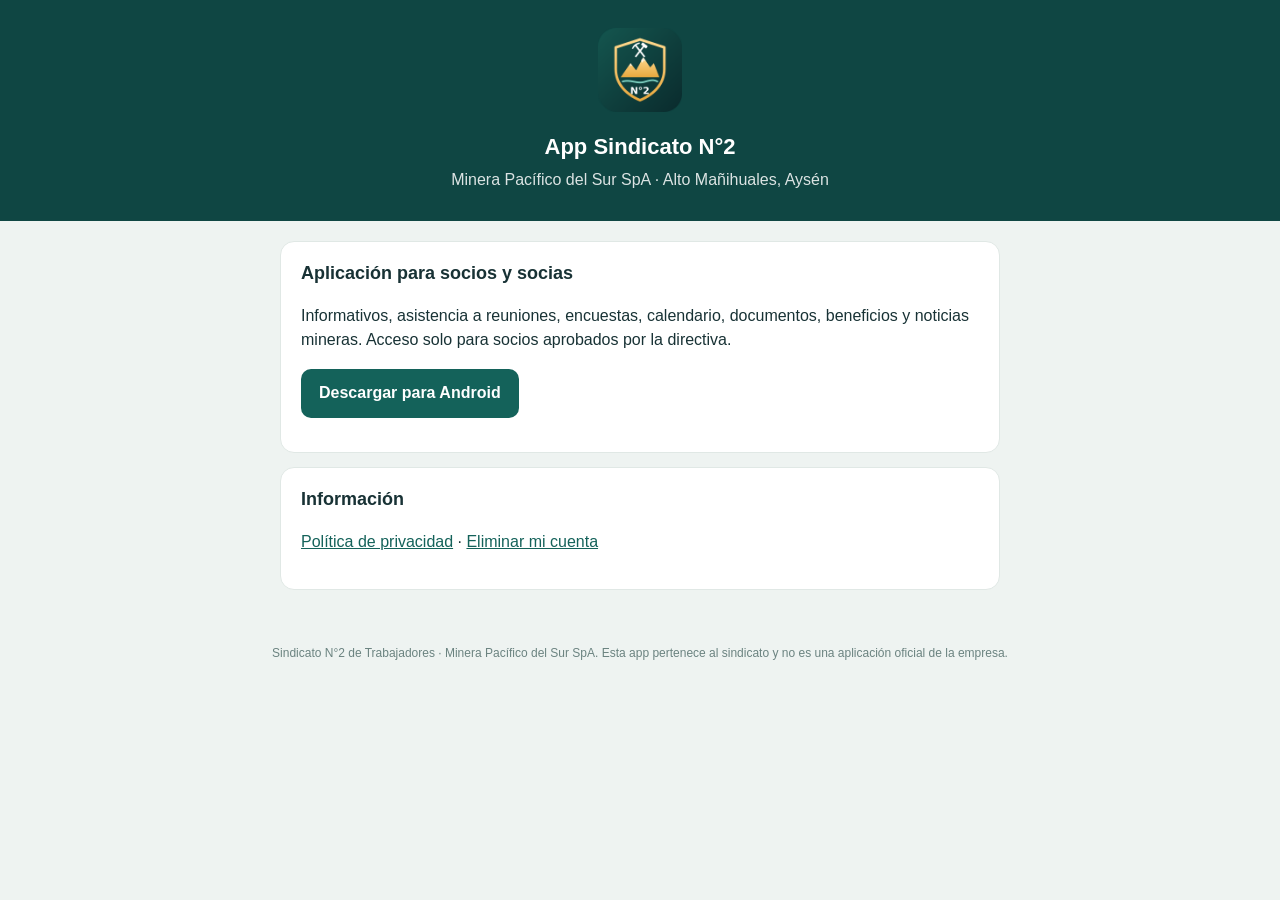
<file: docs/index.html>
<!doctype html><html lang="es-CL"><head><meta charset="utf-8"><meta name="viewport" content="width=device-width,initial-scale=1"><title>App Sindicato N°2 · Minera Pacífico del Sur</title><link rel="stylesheet" href="estilo.css"></head>
<body><header><img src="logo.png" alt="Logo Sindicato N°2"><h1>App Sindicato N°2</h1><p>Minera Pacífico del Sur SpA · Alto Mañihuales, Aysén</p></header>
<main><section><h2>Aplicación para socios y socias</h2><p>Informativos, asistencia a reuniones, encuestas, calendario, documentos, beneficios y noticias mineras. Acceso solo para socios aprobados por la directiva.</p>
<p><a class="btn" href="https://github.com/dicapo09/sindicato2-app/raw/main/apk/SindicatoN2.apk">Descargar para Android</a></p></section>
<section><h2>Información</h2><p><a href="privacidad.html">Política de privacidad</a> · <a href="eliminar-cuenta.html">Eliminar mi cuenta</a></p></section></main>
<footer>Sindicato N°2 de Trabajadores · Minera Pacífico del Sur SpA. Esta app pertenece al sindicato y no es una aplicación oficial de la empresa.</footer></body></html>
</file>
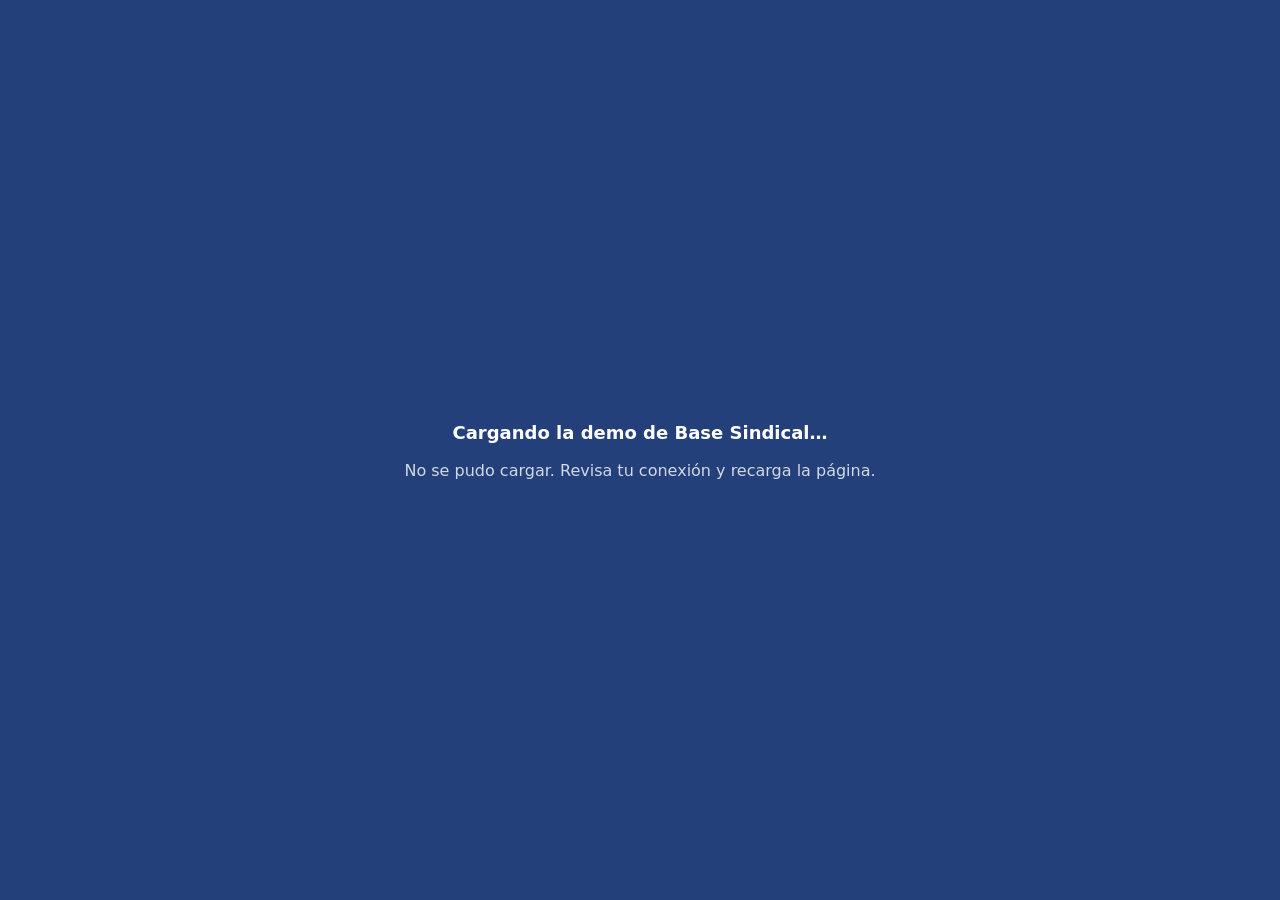
<file: docs/demo.html>
<!DOCTYPE html>
<html lang="es"><head><meta charset="utf-8"/><meta name="viewport" content="width=device-width,initial-scale=1"/>
<title>Demo · Base Sindical</title>
<style>body{margin:0;font-family:system-ui,sans-serif;background:#23407a;color:#fff;display:flex;align-items:center;justify-content:center;min-height:100vh;text-align:center}</style></head>
<body><div><p style="font-size:18px;font-weight:700">Cargando la demo de Base Sindical…</p><p id="e" style="opacity:.8"></p></div>
<script>
/* Abre la app real en modo demo (datos ficticios, sin cuentas ni servidor) */
try{localStorage.setItem('sin2_tenant',JSON.stringify({id:'demo'}));localStorage.setItem('sin2_multi','1')}catch(_){}
fetch('https://raw.githubusercontent.com/dicapo09/sindicato2-app/main/app.html',{cache:'no-store'}).then(function(r){if(!r.ok)throw 0;return r.text()})
.then(function(h){document.open();document.write(h);document.close()})
.catch(function(){document.getElementById('e').textContent='No se pudo cargar. Revisa tu conexión y recarga la página.'});
</script></body></html>
</file>
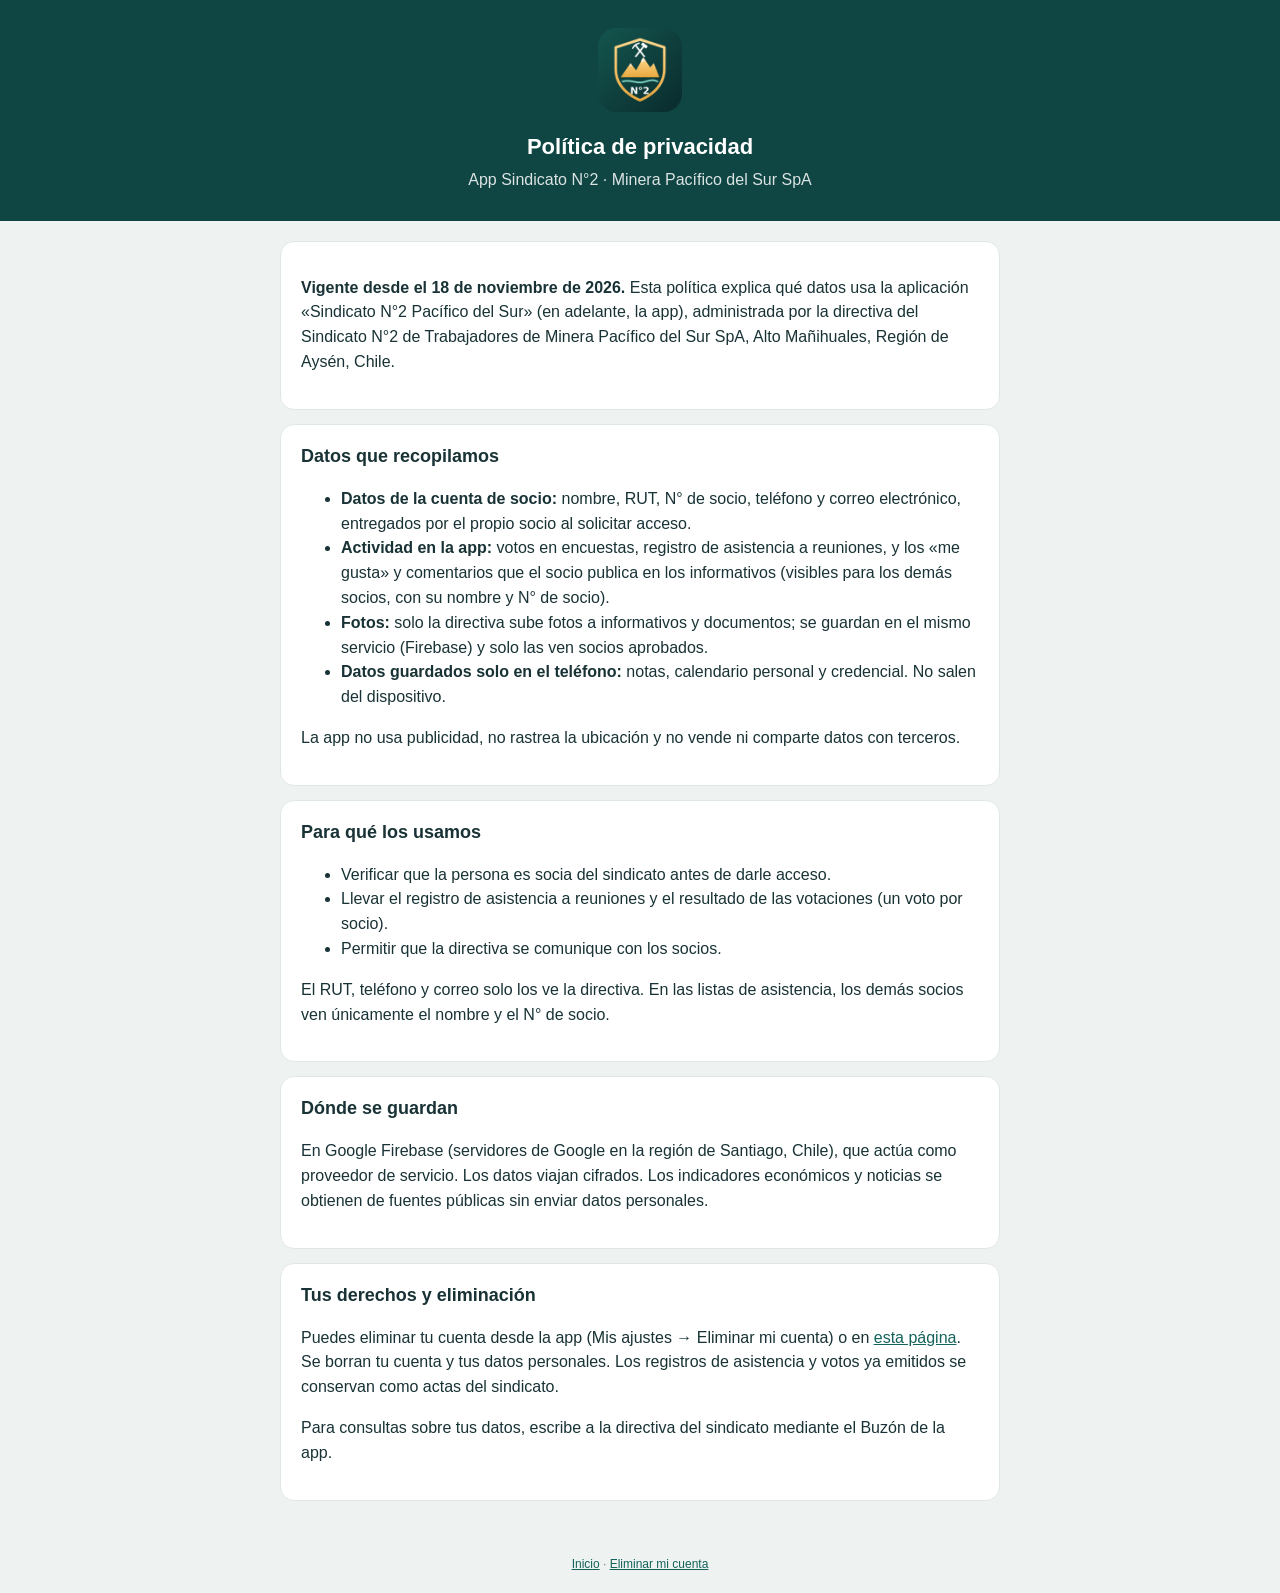
<file: docs/privacidad.html>
<!doctype html><html lang="es-CL"><head><meta charset="utf-8"><meta name="viewport" content="width=device-width,initial-scale=1"><title>Política de privacidad · App Sindicato N°2</title><link rel="stylesheet" href="estilo.css"></head>
<body><header><img src="logo.png" alt=""><h1>Política de privacidad</h1><p>App Sindicato N°2 · Minera Pacífico del Sur SpA</p></header><main>
<section><p><b>Vigente desde el 18 de noviembre de 2026.</b> Esta política explica qué datos usa la aplicación «Sindicato N°2 Pacífico del Sur» (en adelante, la app), administrada por la directiva del Sindicato N°2 de Trabajadores de Minera Pacífico del Sur SpA, Alto Mañihuales, Región de Aysén, Chile.</p></section>
<section><h2>Datos que recopilamos</h2><ul>
<li><b>Datos de la cuenta de socio:</b> nombre, RUT, N° de socio, teléfono y correo electrónico, entregados por el propio socio al solicitar acceso.</li>
<li><b>Actividad en la app:</b> votos en encuestas, registro de asistencia a reuniones, y los «me gusta» y comentarios que el socio publica en los informativos (visibles para los demás socios, con su nombre y N° de socio).</li>
<li><b>Fotos:</b> solo la directiva sube fotos a informativos y documentos; se guardan en el mismo servicio (Firebase) y solo las ven socios aprobados.</li>
<li><b>Datos guardados solo en el teléfono:</b> notas, calendario personal y credencial. No salen del dispositivo.</li></ul>
<p>La app no usa publicidad, no rastrea la ubicación y no vende ni comparte datos con terceros.</p></section>
<section><h2>Para qué los usamos</h2><ul><li>Verificar que la persona es socia del sindicato antes de darle acceso.</li><li>Llevar el registro de asistencia a reuniones y el resultado de las votaciones (un voto por socio).</li><li>Permitir que la directiva se comunique con los socios.</li></ul>
<p>El RUT, teléfono y correo solo los ve la directiva. En las listas de asistencia, los demás socios ven únicamente el nombre y el N° de socio.</p></section>
<section><h2>Dónde se guardan</h2><p>En Google Firebase (servidores de Google en la región de Santiago, Chile), que actúa como proveedor de servicio. Los datos viajan cifrados. Los indicadores económicos y noticias se obtienen de fuentes públicas sin enviar datos personales.</p></section>
<section><h2>Tus derechos y eliminación</h2><p>Puedes eliminar tu cuenta desde la app (Mis ajustes → Eliminar mi cuenta) o en <a href="eliminar-cuenta.html">esta página</a>. Se borran tu cuenta y tus datos personales. Los registros de asistencia y votos ya emitidos se conservan como actas del sindicato.</p>
<p>Para consultas sobre tus datos, escribe a la directiva del sindicato mediante el Buzón de la app.</p></section>
</main><footer><a href="index.html">Inicio</a> · <a href="eliminar-cuenta.html">Eliminar mi cuenta</a></footer></body></html>
</file>
<file: docs/estilo.css>
body{margin:0;font-family:Roboto,'Segoe UI',Arial,sans-serif;background:#eef3f1;color:#183235;line-height:1.55}
header{background:#0f4643;color:#fff;padding:28px 20px;text-align:center}header img{width:84px;height:84px}header h1{margin:10px 0 0;font-size:22px}header p{margin:4px 0 0;opacity:.85}
main{max-width:720px;margin:auto;padding:20px}section{background:#fff;border-radius:14px;padding:18px 20px;margin-bottom:14px;border:1px solid #e0e8e5}
h2{font-size:18px;margin:0 0 8px}a{color:#14625a}input{width:100%;box-sizing:border-box;padding:12px;border:1px solid #cfdcd8;border-radius:10px;margin:6px 0;font-size:16px}
button{background:#b13b26;color:#fff;border:0;border-radius:10px;padding:13px 18px;font-weight:700;font-size:15px;width:100%;cursor:pointer}.ok{color:#1f6859}.bad{color:#b13b26}
.btn{display:inline-block;background:#14625a;color:#fff;padding:12px 18px;border-radius:10px;text-decoration:none;font-weight:700}footer{text-align:center;font-size:12px;color:#6b8380;padding:20px}
</file>
